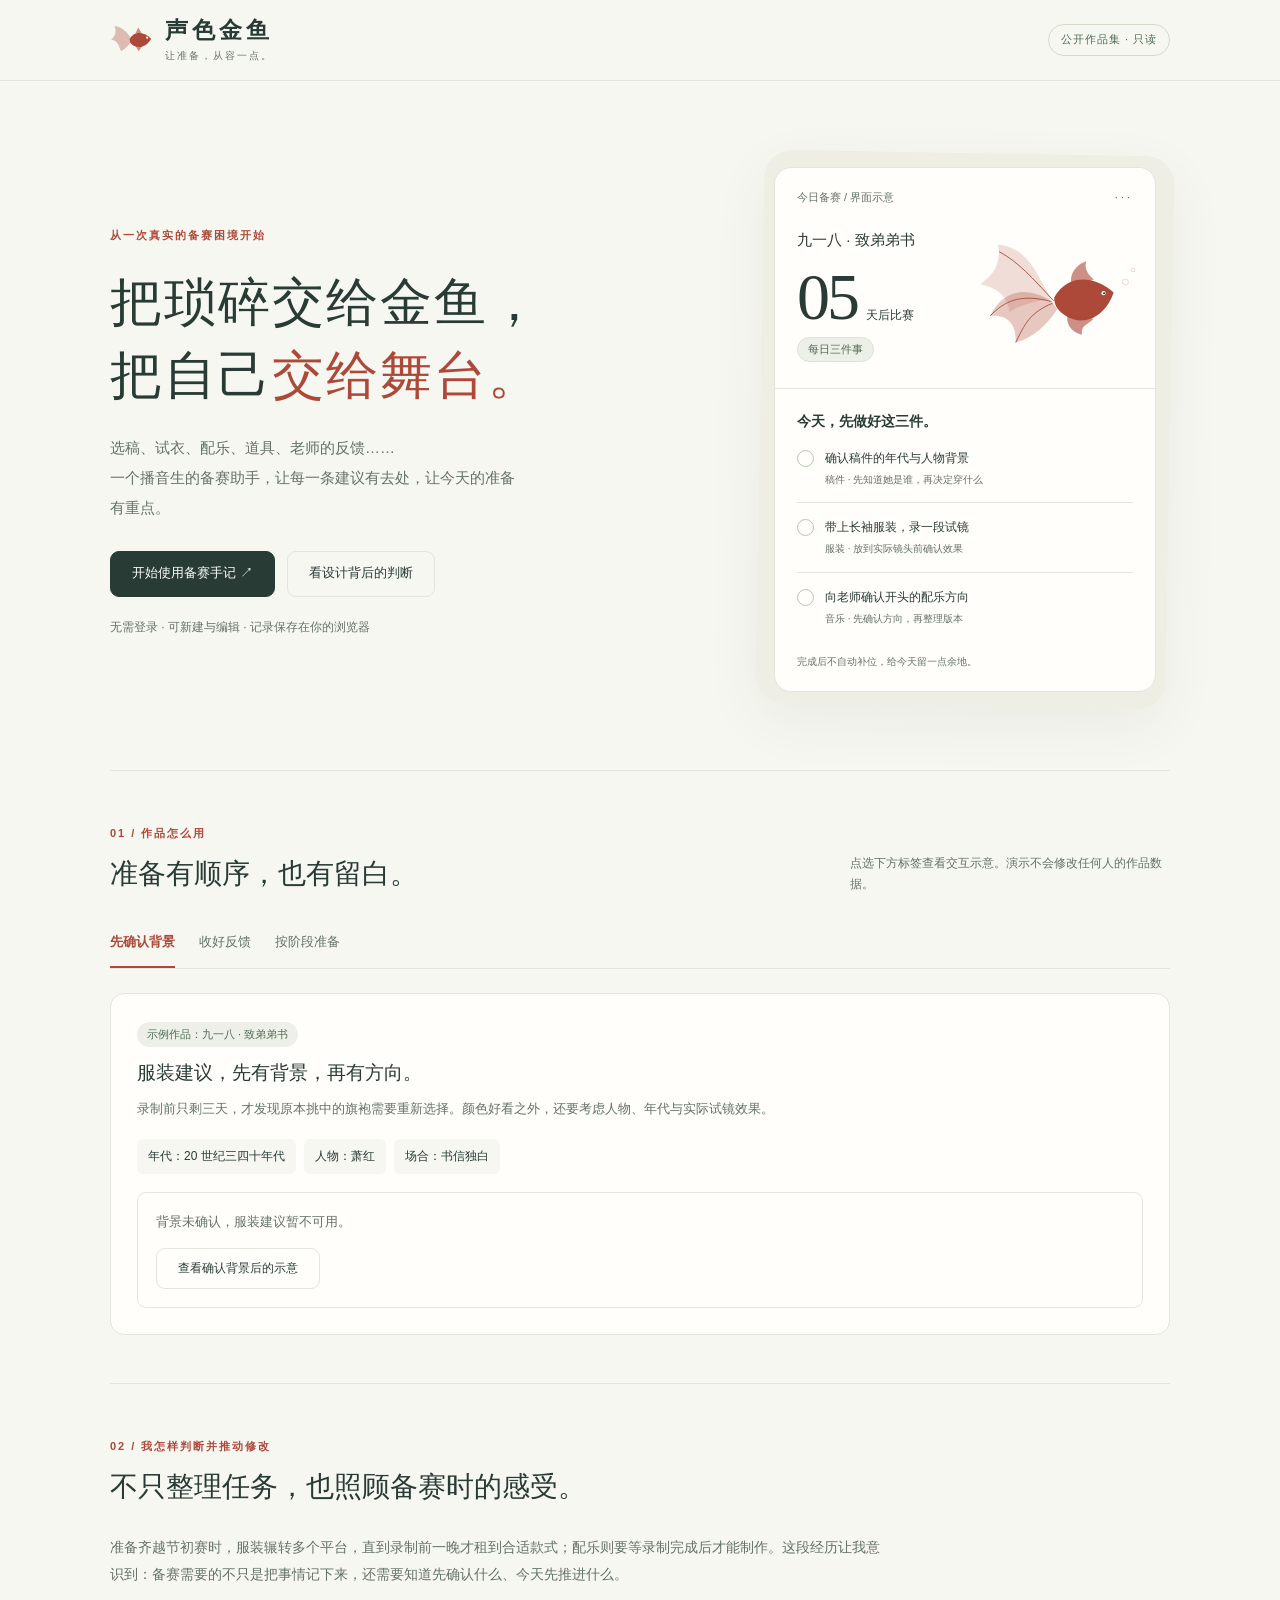
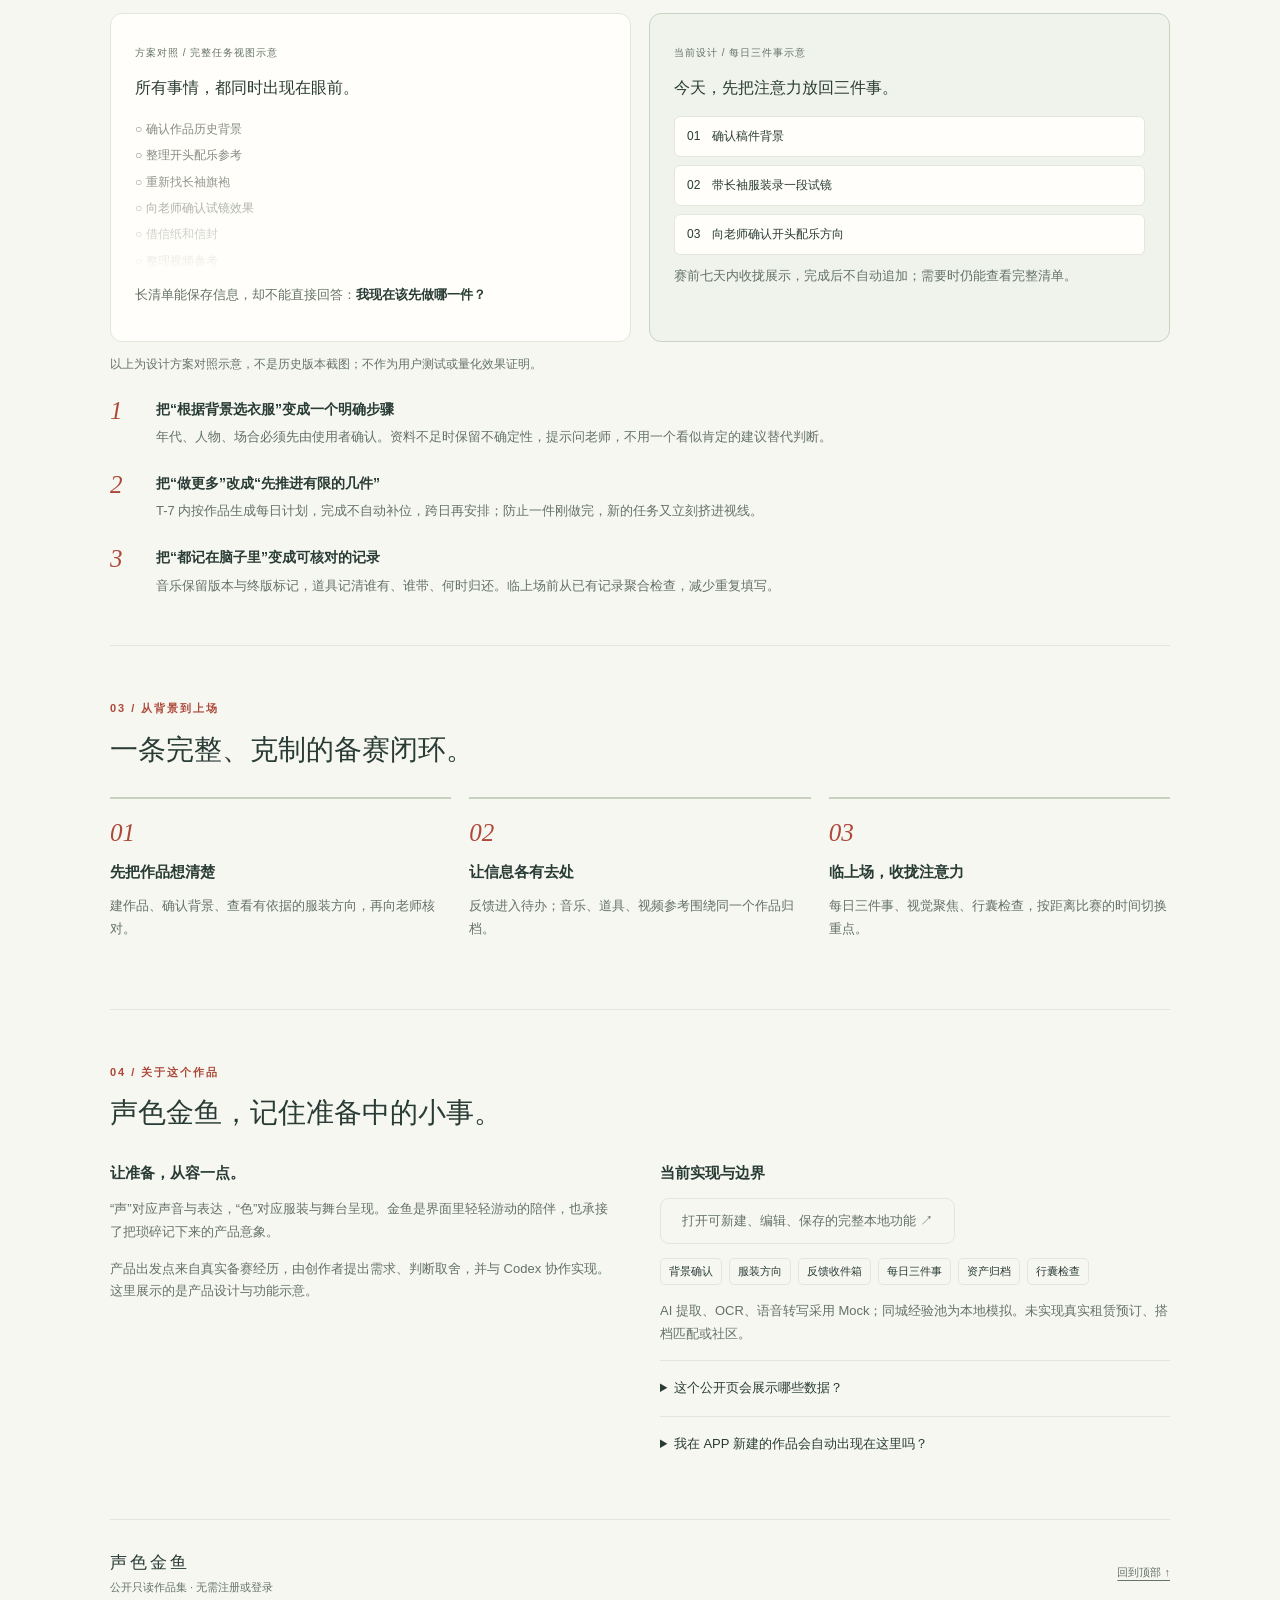
<file: index.html>
<!doctype html>
<html lang="zh-CN">
  <head>
    <meta charset="utf-8" />
    <meta name="viewport" content="width=device-width,initial-scale=1,viewport-fit=cover" />
    <meta name="theme-color" content="#f7f7f2" />
    <meta
      name="description"
      content="声色金鱼，一个从播音生真实备赛经历出发的产品作品。确认背景、收好反馈，每天推进三件事。公开只读展示，无需登录。"
    />
    <meta name="referrer" content="no-referrer" />
    <meta
      http-equiv="Content-Security-Policy"
      content="default-src 'none'; style-src 'unsafe-inline'; script-src 'unsafe-inline'; img-src data:; base-uri 'none'; form-action 'none'; connect-src 'none'"
    />
    <title>声色金鱼 · 让准备，从容一点。</title>
    <style>
      :root {
        --paper: #f7f7f2;
        --card: #fffefa;
        --ink: #293b35;
        --muted: #647267;
        --line: #e2e6dc;
        --red: #ad4939;
        --pale: #f5eae2;
        --green: #506b54;
        --soft: #edf0e8;
      }
      * {
        box-sizing: border-box;
      }
      html {
        scroll-behavior: smooth;
        scroll-padding-top: 96px;
      }
      body {
        margin: 0;
        background: var(--paper);
        color: var(--ink);
        font:
          15px/1.75 -apple-system,
          BlinkMacSystemFont,
          "PingFang SC",
          "Microsoft YaHei",
          sans-serif;
        -webkit-font-smoothing: antialiased;
      }
      button,
      a {
        touch-action: manipulation;
        -webkit-tap-highlight-color: transparent;
      }
      button {
        font: inherit;
        color: inherit;
        cursor: pointer;
      }
      button:focus-visible,
      a:focus-visible,
      summary:focus-visible {
        outline: 2px solid var(--red);
        outline-offset: 5px;
      }
      a {
        color: inherit;
        text-decoration: none;
      }
      h1,
      h2,
      h3,
      p {
        margin: 0;
      }
      button {
        border: 0;
      }
      svg {
        display: block;
      }
      main,
      .bar-inner,
      footer {
        width: min(1060px, 100% - 64px);
        margin: auto;
      }
      .topbar {
        border-bottom: 1px solid var(--line);
        background: rgba(247, 247, 242, 0.96);
        position: sticky;
        top: 0;
        z-index: 5;
      }
      .bar-inner {
        height: 80px;
        display: flex;
        align-items: center;
        justify-content: space-between;
        gap: 16px;
      }
      .brand {
        display: flex;
        align-items: center;
        gap: 10px;
      }
      .brand svg {
        color: var(--red);
        width: 45px;
        height: 45px;
      }
      .brand strong {
        display: block;
        font:
          600 23px/1.4 Georgia,
          "Songti SC",
          "SimSun",
          serif;
        letter-spacing: 4px;
      }
      .brand small {
        display: block;
        font-size: 10px;
        letter-spacing: 2px;
        color: var(--muted);
      }
      .access {
        font-size: 11px;
        letter-spacing: 1px;
        color: var(--green);
        border: 1px solid #d3dbc9;
        border-radius: 20px;
        padding: 5px 12px;
        white-space: nowrap;
      }
      .eyebrow {
        font-size: 11px;
        letter-spacing: 2px;
        font-weight: 600;
        color: var(--red);
      }
      .hero {
        display: grid;
        grid-template-columns: 1fr 410px;
        gap: 72px;
        align-items: center;
        padding: 72px 0 64px;
      }
      .hero h1 {
        font:
          500 clamp(35px, 4.3vw, 52px)/1.4 Georgia,
          "Songti SC",
          "SimSun",
          serif;
        letter-spacing: 2px;
        margin: 20px 0;
      }
      .hero h1 em {
        font-style: normal;
        color: var(--red);
      }
      .intro {
        color: var(--muted);
        max-width: 410px;
        font-size: 15px;
        line-height: 2;
      }
      .hero-actions {
        display: flex;
        gap: 12px;
        flex-wrap: wrap;
        margin: 28px 0 20px;
      }
      .button {
        display: inline-flex;
        justify-content: center;
        align-items: center;
        min-height: 46px;
        padding: 9px 21px;
        border: 1px solid var(--line);
        border-radius: 9px;
        background: transparent;
        font-size: 13px;
      }
      .button.primary {
        background: var(--ink);
        border-color: var(--ink);
        color: #fffefa;
      }
      .quiet {
        font-size: 12px;
        color: var(--muted);
      }
      .demo-shell {
        background: #eeeee5;
        padding: 14px;
        border-radius: 28px;
        box-shadow: 0 18px 55px #293b3510;
        transform: rotate(1deg);
      }
      .demo {
        background: var(--card);
        border: 1px solid var(--line);
        border-radius: 17px;
        overflow: hidden;
        transform: rotate(-1deg);
      }
      .demo-top {
        padding: 20px 22px 0;
        display: flex;
        align-items: center;
        justify-content: space-between;
        font-size: 11px;
        color: var(--muted);
      }
      .dots {
        letter-spacing: 3px;
      }
      .countdown {
        position: relative;
        overflow: hidden;
        padding: 20px 22px 18px;
        border-bottom: 1px solid var(--line);
        min-height: 182px;
      }
      .countdown h2 {
        font-size: 15px;
        font-weight: 500;
        margin: 0 0 3px;
      }
      .days {
        font:
          500 66px/1.2 Georgia,
          serif;
        letter-spacing: -3px;
      }
      .days small {
        font: 400 12px/1.5 sans-serif;
        letter-spacing: 0;
        padding-left: 9px;
      }
      .stage-label {
        display: inline-block;
        background: var(--soft);
        border: 1px solid #dce3d5;
        border-radius: 20px;
        padding: 2px 10px;
        color: var(--green);
        font-size: 11px;
        margin-left: 12px;
        vertical-align: middle;
      }
      .fish {
        position: absolute;
        width: 178px;
        height: 149px;
        right: 4px;
        bottom: 12px;
        color: var(--red);
        animation: swim 7s ease-in-out infinite;
      }
      .fish .tail {
        transform-origin: 140px 125px;
        animation: tail 3s ease-in-out infinite;
      }
      .bubble {
        animation: bubble 4s ease-in-out infinite;
        transform-origin: center;
      }
      .demo-body {
        padding: 20px 22px;
      }
      .demo-body h3 {
        font-size: 14px;
      }
      .task {
        display: flex;
        align-items: flex-start;
        gap: 11px;
        padding: 14px 0;
        border-bottom: 1px solid var(--line);
        font-size: 12px;
      }
      .task:last-of-type {
        border-bottom: 0;
      }
      .task i {
        width: 17px;
        height: 17px;
        border: 1px solid #b9c5b1;
        border-radius: 50%;
        flex-shrink: 0;
        margin-top: 2px;
      }
      .task small {
        display: block;
        font-size: 10px;
        color: var(--muted);
        margin-top: 2px;
      }
      .demo-note {
        font-size: 10px;
        color: var(--muted);
        margin-top: 12px;
      }
      .section {
        border-top: 1px solid var(--line);
        padding: 48px 0;
      }
      .section-heading {
        display: flex;
        align-items: end;
        justify-content: space-between;
        gap: 20px;
        margin-bottom: 26px;
      }
      .section h2 {
        font:
          500 28px/1.5 Georgia,
          "Songti SC",
          "SimSun",
          serif;
        margin-top: 8px;
      }
      .section-heading p {
        font-size: 12px;
        color: var(--muted);
        max-width: 320px;
      }
      .tabs {
        display: flex;
        border-bottom: 1px solid var(--line);
        gap: 24px;
        margin-bottom: 24px;
      }
      .tabs button {
        background: transparent;
        padding: 10px 0 12px;
        font-size: 13px;
        border-bottom: 2px solid transparent;
        color: var(--muted);
      }
      .tabs button[aria-selected="true"] {
        color: var(--red);
        border-color: var(--red);
        font-weight: 600;
      }
      .panel[hidden] {
        display: none;
      }
      .panel {
        background: var(--card);
        border: 1px solid var(--line);
        border-radius: 14px;
        padding: 26px;
      }
      .panel h3 {
        font-size: 19px;
        font-weight: 500;
        margin: 9px 0;
      }
      .panel p {
        color: var(--muted);
        font-size: 13px;
      }
      .pill {
        display: inline-block;
        padding: 3px 10px;
        border-radius: 20px;
        background: var(--soft);
        color: var(--green);
        font-size: 11px;
      }
      .label-row {
        display: flex;
        gap: 8px;
        flex-wrap: wrap;
        margin: 18px 0;
      }
      .label-row span {
        font-size: 12px;
        padding: 7px 11px;
        background: var(--paper);
        border-radius: 6px;
      }
      .background-demo {
        padding: 18px;
        border: 1px solid var(--line);
        border-radius: 9px;
        margin-top: 18px;
      }
      .background-demo .button {
        margin-top: 14px;
        font-size: 12px;
        min-height: 40px;
      }
      .result {
        margin-top: 16px;
        padding: 15px;
        background: var(--soft);
        border-radius: 8px;
      }
      .result[hidden] {
        display: none;
      }
      .result strong {
        font-size: 13px;
        font-weight: 600;
      }
      .result p {
        font-size: 12px;
        margin-top: 6px;
      }
      .split {
        display: grid;
        grid-template-columns: 1fr 1fr;
        gap: 18px;
      }
      .subcard {
        border: 1px solid var(--line);
        border-radius: 10px;
        padding: 20px;
        margin-top: 16px;
      }
      .subcard h4 {
        font-size: 14px;
        margin: 0 0 8px;
      }
      .subcard p {
        font-size: 12px;
      }
      .stage-controls {
        display: flex;
        gap: 8px;
        flex-wrap: wrap;
        margin: 16px 0;
      }
      .stage-controls button {
        font-size: 12px;
        background: var(--paper);
        border: 1px solid var(--line);
        padding: 7px 11px;
        border-radius: 6px;
      }
      .stage-controls button[aria-pressed="true"] {
        color: #fff;
        background: var(--green);
        border-color: var(--green);
      }
      .stage-output {
        border-left: 3px solid var(--red);
        padding: 12px 16px;
        background: var(--pale);
      }
      .stage-output strong {
        font-size: 14px;
      }
      .stage-output p {
        margin-top: 5px;
      }
      .case-intro {
        font-size: 14px;
        line-height: 1.95;
        max-width: 770px;
        color: var(--muted);
        margin-bottom: 24px;
      }
      .case-grid {
        display: grid;
        grid-template-columns: 1fr 1fr;
        gap: 18px;
      }
      .case {
        border: 1px solid var(--line);
        border-radius: 12px;
        padding: 24px;
        background: var(--card);
      }
      .case h3 {
        font-size: 16px;
        font-weight: 500;
        margin: 10px 0 14px;
      }
      .case .tag {
        font-size: 10px;
        letter-spacing: 1px;
        color: var(--muted);
      }
      .case.after {
        border-color: #c8d4c0;
        background: #f0f3eb;
      }
      .case p {
        font-size: 13px;
        color: var(--muted);
        margin: 10px 0;
      }
      .case strong {
        font-weight: 600;
        color: var(--ink);
      }
      .mini-task {
        font-size: 12px;
        background: #fffefa;
        border-radius: 6px;
        padding: 9px 12px;
        margin: 8px 0;
        border: 1px solid var(--line);
      }
      .before-list {
        height: 158px;
        overflow: hidden;
        position: relative;
        color: #858b82;
        line-height: 2.2;
        font-size: 12px;
      }
      .before-list:after {
        content: "";
        position: absolute;
        inset: 0;
        background: linear-gradient(transparent 35%, var(--card));
      }
      .decision {
        margin-top: 22px;
        display: grid;
        grid-template-columns: 36px 1fr;
        gap: 10px;
        max-width: 800px;
      }
      .decision .number {
        font:
          italic 25px Georgia,
          serif;
        color: var(--red);
      }
      .decision h3 {
        font-size: 14px;
        font-weight: 600;
      }
      .decision p {
        font-size: 13px;
        color: var(--muted);
        margin-top: 5px;
      }
      .flow {
        display: grid;
        grid-template-columns: repeat(3, 1fr);
        gap: 18px;
      }
      .flow article {
        border-top: 2px solid #c8d1c0;
        padding: 20px 0;
      }
      .flow span {
        font:
          italic 25px Georgia,
          serif;
        color: var(--red);
      }
      .flow h3 {
        font-size: 15px;
        margin: 10px 0;
      }
      .flow p {
        font-size: 13px;
        color: var(--muted);
      }
      .about {
        display: grid;
        grid-template-columns: 1fr 1fr;
        gap: 40px;
      }
      .about h3 {
        font-size: 15px;
        margin-bottom: 12px;
      }
      .about p {
        font-size: 13px;
        color: var(--muted);
        margin-bottom: 14px;
      }
      .scope {
        display: flex;
        gap: 7px;
        flex-wrap: wrap;
        margin-bottom: 15px;
      }
      .scope span {
        font-size: 11px;
        border: 1px solid var(--line);
        border-radius: 5px;
        padding: 3px 8px;
      }
      details {
        border-top: 1px solid var(--line);
        padding: 16px 0;
        font-size: 13px;
      }
      details p {
        margin-top: 10px;
      }
      summary {
        cursor: pointer;
      }
      footer {
        border-top: 1px solid var(--line);
        padding: 28px 0 35px;
        display: flex;
        align-items: center;
        justify-content: space-between;
        gap: 20px;
        font-size: 11px;
        color: var(--muted);
      }
      .footer-name {
        font-family: Georgia, "Songti SC", "SimSun", serif;
        font-size: 17px;
        color: var(--ink);
        letter-spacing: 3px;
      }
      footer a {
        text-decoration: underline;
        text-underline-offset: 4px;
      }
      .skip {
        position: absolute;
        left: -999px;
      }
      .skip:focus {
        position: fixed;
        left: 12px;
        top: 12px;
        background: var(--card);
        z-index: 10;
        padding: 8px;
      }
      @keyframes swim {
        0%,
        100% {
          transform: translate(0, 0) rotate(-3deg);
        }
        50% {
          transform: translate(8px, -9px) rotate(2deg);
        }
      }
      @keyframes tail {
        0%,
        100% {
          transform: rotate(-3deg);
        }
        50% {
          transform: rotate(5deg);
        }
      }
      @keyframes bubble {
        0%,
        100% {
          opacity: 0.2;
          transform: translateY(0);
        }
        50% {
          opacity: 0.55;
          transform: translateY(-6px);
        }
      }
      @media (max-width: 800px) {
        .hero {
          grid-template-columns: 1fr 340px;
          gap: 28px;
          padding: 48px 0;
        }
        .hero h1 {
          font-size: 36px;
        }
        .intro {
          font-size: 13px;
        }
        .demo-body {
          padding: 18px;
        }
        .countdown {
          padding: 18px;
        }
        .fish {
          width: 152px;
        }
        .section-heading {
          align-items: start;
          flex-direction: column;
          gap: 8px;
        }
      }
      @media (max-width: 620px) {
        main,
        .bar-inner,
        footer {
          width: calc(100% - 40px);
        }
        .bar-inner {
          height: 70px;
        }
        .brand strong {
          font-size: 21px;
        }
        .brand svg {
          width: 35px;
          height: 35px;
        }
        .brand small {
          font-size: 9px;
        }
        .access {
          font-size: 10px;
          padding: 3px 9px;
        }
        .hero {
          display: block;
          padding: 34px 0 38px;
        }
        .hero h1 {
          font-size: 37px;
          margin: 15px 0;
          line-height: 1.45;
        }
        .intro {
          font-size: 14px;
          max-width: 100%;
        }
        .hero-actions {
          margin: 22px 0 16px;
        }
        .demo-shell {
          margin: 30px 5px 0;
          padding: 10px;
          transform: none;
        }
        .demo {
          transform: none;
        }
        .demo-top {
          padding: 16px 19px 0;
        }
        .demo-body {
          padding: 16px 19px;
        }
        .countdown {
          padding: 16px 19px;
          min-height: 157px;
        }
        .days {
          font-size: 56px;
        }
        .fish {
          right: 10px;
          bottom: 0;
          width: 163px;
        }
        .task {
          padding: 12px 0;
        }
        .section {
          padding: 32px 0;
        }
        .section h2 {
          font-size: 25px;
        }
        .section-heading {
          margin-bottom: 20px;
        }
        .tabs {
          gap: 20px;
        }
        .tabs button {
          font-size: 12px;
        }
        .panel {
          padding: 20px;
        }
        .split,
        .case-grid,
        .about {
          grid-template-columns: 1fr;
          gap: 14px;
        }
        .flow {
          grid-template-columns: 1fr;
          gap: 0;
        }
        .flow article {
          padding: 18px 0;
          display: grid;
          grid-template-columns: 30px 1fr;
          column-gap: 12px;
        }
        .flow article span {
          grid-row: span 2;
        }
        .flow h3 {
          margin: 1px 0 5px;
        }
        .flow p {
          grid-column: 2;
        }
        .case {
          padding: 20px;
        }
        .about {
          gap: 20px;
        }
        .section-heading p {
          max-width: none;
        }
        footer {
          align-items: start;
          flex-direction: column;
          gap: 12px;
        }
        .quiet {
          font-size: 11px;
        }
        .eyebrow {
          font-size: 10px;
        }
        .stage-controls {
          gap: 6px;
        }
        .stage-controls button {
          padding: 7px 9px;
          font-size: 11px;
        }
      }
      @media (prefers-reduced-motion: reduce) {
        html {
          scroll-behavior: auto;
        }
        .fish,
        .fish .tail,
        .bubble {
          animation: none;
        }
      }
      @media print {
        .topbar {
          position: static;
        }
        .hero {
          grid-template-columns: 1fr 340px;
          gap: 30px;
        }
        main,
        .bar-inner,
        footer {
          width: 100%;
        }
        .hero-actions,
        .tabs,
        .stage-controls,
        .background-demo button,
        footer a {
          display: none;
        }
        .panel[hidden] {
          display: block;
        }
        .panel {
          margin-bottom: 16px;
        }
        .section,
        .case,
        .demo {
          break-inside: avoid;
        }
        .fish,
        .tail,
        .bubble {
          animation: none;
        }
        body {
          font-size: 12px;
        }
      }
    </style>
  </head>
  <body>
    <a class="skip" href="#content">跳到主要内容</a>
    <header class="topbar">
      <div class="bar-inner">
        <a href="#top" class="brand" aria-label="声色金鱼，回到顶部"
          ><svg viewBox="0 0 80 70" fill="none" aria-hidden="true">
            <path
              d="M39 33C25 10 12 10 8 9C13 22 7 29 2 33C15 35 16 47 20 54C30 47 36 41 39 33Z"
              fill="currentColor"
              opacity=".35"
            />
            <path d="M35 33C42 17 62 19 73 32C65 48 46 52 36 39Z" fill="currentColor" />
            <circle cx="66" cy="30" r="2" fill="#fffefa" />
            <path d="M45 23L50 12L57 23M45 44L51 54L58 44" fill="currentColor" opacity=".6" />
          </svg>
          <div><strong>声色金鱼</strong><small>让准备，从容一点。</small></div></a
        ><span class="access">公开作品集 · 只读</span>
      </div>
    </header>
    <main id="content">
      <section class="hero" id="top" aria-labelledby="hero-title">
        <div>
          <span class="eyebrow">从一次真实的备赛困境开始</span>
          <h1 id="hero-title">把琐碎交给金鱼，<br />把自己<em>交给舞台。</em></h1>
          <p class="intro">
            选稿、试衣、配乐、道具、老师的反馈……<br />一个播音生的备赛助手，让每一条建议有去处，让今天的准备有重点。
          </p>
          <div class="hero-actions">
            <a class="button primary" href="./use-app/"
              >开始使用备赛手记 <span aria-hidden="true">&nbsp;↗</span></a
            ><a class="button" href="#decisions">看设计背后的判断</a>
          </div>
          <p class="quiet">无需登录 · 可新建与编辑 · 记录保存在你的浏览器</p>
        </div>
        <div class="demo-shell">
          <div class="demo" aria-label="每日三件事界面示意，内容为演示">
            <div class="demo-top">
              <span>今日备赛 / 界面示意</span><span class="dots" aria-hidden="true">···</span>
            </div>
            <div class="countdown">
              <h2>九一八 · 致弟弟书</h2>
              <div class="days">05<small>天后比赛</small></div>
              <span class="stage-label" style="margin-left: 0">每日三件事</span
              ><svg class="fish" viewBox="0 0 300 250" fill="none" aria-hidden="true">
                <g class="tail">
                  <path
                    d="M133 121C107 83 97 35 42 29C49 61 33 82 12 96C45 103 58 118 62 143C81 129 105 124 133 121Z"
                    fill="currentColor"
                    opacity=".18"
                  />
                  <path
                    d="M132 124C83 95 48 111 29 149C63 147 73 167 72 194C101 187 125 164 142 138"
                    fill="currentColor"
                    opacity=".3"
                  />
                  <path
                    d="M136 124C100 85 76 58 44 41M132 125C78 111 53 125 29 149M134 128C95 144 87 164 72 194"
                    stroke="currentColor"
                    stroke-width="1.5"
                  />
                </g>
                <path
                  d="M137 118C160 78 205 81 237 110C224 150 186 171 153 147C142 139 136 130 137 118Z"
                  fill="currentColor"
                />
                <path
                  d="M166 95C162 78 175 62 191 57C187 69 193 79 204 88M160 145C155 162 165 177 184 181C181 164 195 164 203 154"
                  fill="currentColor"
                  opacity=".6"
                />
                <circle cx="220" cy="111" r="3.5" fill="#fffefa" />
                <circle cx="221" cy="111" r="1.8" fill="#4b332f" />
                <circle class="bubble" cx="257" cy="92" r="5" stroke="currentColor" opacity=".35" />
                <circle class="bubble" cx="270" cy="72" r="3" stroke="currentColor" opacity=".3" />
              </svg>
            </div>
            <div class="demo-body">
              <h3>今天，先做好这三件。</h3>
              <div class="task">
                <i aria-hidden="true"></i>
                <div>确认稿件的年代与人物背景<small>稿件 · 先知道她是谁，再决定穿什么</small></div>
              </div>
              <div class="task">
                <i aria-hidden="true"></i>
                <div>带上长袖服装，录一段试镜<small>服装 · 放到实际镜头前确认效果</small></div>
              </div>
              <div class="task">
                <i aria-hidden="true"></i>
                <div>向老师确认开头的配乐方向<small>音乐 · 先确认方向，再整理版本</small></div>
              </div>
              <p class="demo-note">完成后不自动补位，给今天留一点余地。</p>
            </div>
          </div>
        </div>
      </section>
      <section class="section" id="experience" aria-labelledby="experience-title">
        <div class="section-heading">
          <div>
            <span class="eyebrow">01 / 作品怎么用</span>
            <h2 id="experience-title">准备有顺序，也有留白。</h2>
          </div>
          <p>点选下方标签查看交互示意。演示不会修改任何人的作品数据。</p>
        </div>
        <div class="tabs" role="tablist" aria-label="功能展示">
          <button
            role="tab"
            id="tab-background"
            aria-selected="true"
            aria-controls="panel-background"
            tabindex="0"
            data-tab="background"
          >
            先确认背景</button
          ><button
            role="tab"
            id="tab-feedback"
            aria-selected="false"
            aria-controls="panel-feedback"
            tabindex="-1"
            data-tab="feedback"
          >
            收好反馈</button
          ><button
            role="tab"
            id="tab-stage"
            aria-selected="false"
            aria-controls="panel-stage"
            tabindex="-1"
            data-tab="stage"
          >
            按阶段准备
          </button>
        </div>
        <div class="panel" id="panel-background" role="tabpanel" aria-labelledby="tab-background">
          <span class="pill">示例作品：九一八 · 致弟弟书</span>
          <h3>服装建议，先有背景，再有方向。</h3>
          <p>
            录制前只剩三天，才发现原本挑中的旗袍需要重新选择。颜色好看之外，还要考虑人物、年代与实际试镜效果。
          </p>
          <div class="label-row">
            <span>年代：20 世纪三四十年代</span><span>人物：萧红</span><span>场合：书信独白</span>
          </div>
          <div class="background-demo">
            <p id="background-message">背景未确认，服装建议暂不可用。</p>
            <button
              type="button"
              class="button"
              id="background-toggle"
              aria-expanded="false"
              aria-controls="wardrobe-result"
            >
              查看确认背景后的示意
            </button>
            <div class="result" id="wardrobe-result" hidden>
              <strong>方向：朴素长袖，先在镜头前试穿</strong>
              <p>参考人物年代资料，向老师核对款式；再试低饱和色彩和长袖轮廓是否适合录制光线。</p>
              <p>资料类型：年代资料 / 镜头试穿提醒。此处为流程示意，不构成服装史结论或店铺推荐。</p>
            </div>
          </div>
        </div>
        <div
          class="panel"
          id="panel-feedback"
          role="tabpanel"
          aria-labelledby="tab-feedback"
          hidden
        >
          <span class="pill">让一句建议变成下一步</span>
          <h3>老师说过的话，不再散在聊天里。</h3>
          <p>反馈可以来自截图、文字、语音文件和口述。识别结果需要核对，失败的内容留待人工分类。</p>
          <div class="split">
            <div class="subcard">
              <h4>收到的反馈 / 示例</h4>
              <p>“服装可以优先试长袖，带到实际镜头前看一下效果。”</p>
            </div>
            <div class="subcard">
              <h4>整理后的待办 / 示例</h4>
              <p><span class="pill">服装</span></p>
              <p style="margin-top: 9px">带上长袖服装，录一段试镜。</p>
            </div>
          </div>
          <p style="margin-top: 18px">
            当前 MVP 使用规则模拟归类、OCR 与转写。公开页不展示私人聊天截图，也不连接个人数据。
          </p>
        </div>
        <div class="panel" id="panel-stage" role="tabpanel" aria-labelledby="tab-stage" hidden>
          <span class="pill">同一个作品，不同的准备重点</span>
          <h3>离舞台越近，界面越聚焦。</h3>
          <p>选择一个阶段，看看首页会怎样收拢信息。</p>
          <div class="stage-controls" role="group" aria-label="选择演示备赛阶段">
            <button type="button" aria-pressed="false" data-stage="early">还剩 12 天</button
            ><button type="button" aria-pressed="true" data-stage="content">还剩 5 天</button
            ><button type="button" aria-pressed="false" data-stage="visual">还剩 3 天</button
            ><button type="button" aria-pressed="false" data-stage="packing">还剩 1 天</button>
          </div>
          <div class="stage-output" aria-live="polite">
            <strong id="stage-title">每日三件事</strong>
            <p id="stage-description">
              今天最多展示三件需要推进的事。完成后不自动补位；每天有一次建议替换额度，超过时温和提示。
            </p>
          </div>
        </div>
        <noscript
          ><p class="quiet" style="margin-top: 15px">
            当前浏览器未启用 JavaScript。首个示例与下方全部作品说明仍可阅读。
          </p></noscript
        >
      </section>
      <section class="section" id="decisions" aria-labelledby="decisions-title">
        <div class="section-heading">
          <div>
            <span class="eyebrow">02 / 我怎样判断并推动修改</span>
            <h2 id="decisions-title">不只整理任务，也照顾备赛时的感受。</h2>
          </div>
        </div>
        <p class="case-intro">
          准备齐越节初赛时，服装辗转多个平台，直到录制前一晚才租到合适款式；配乐则要等录制完成后才能制作。这段经历让我意识到：备赛需要的不只是把事情记下来，还需要知道先确认什么、今天先推进什么。
        </p>
        <div class="case-grid">
          <article class="case">
            <span class="tag">方案对照 / 完整任务视图示意</span>
            <h3>所有事情，都同时出现在眼前。</h3>
            <div class="before-list">
              ○ 确认作品历史背景<br />○ 整理开头配乐参考<br />○ 重新找长袖旗袍<br />○
              向老师确认试镜效果<br />○ 借信纸和信封<br />○ 整理视频参考<br />○ 确认道具携带人
            </div>
            <p>长清单能保存信息，却不能直接回答：<strong>我现在该先做哪一件？</strong></p>
          </article>
          <article class="case after">
            <span class="tag">当前设计 / 每日三件事示意</span>
            <h3>今天，先把注意力放回三件事。</h3>
            <div class="mini-task">01　确认稿件背景</div>
            <div class="mini-task">02　带长袖服装录一段试镜</div>
            <div class="mini-task">03　向老师确认开头配乐方向</div>
            <p>赛前七天内收拢展示，完成后不自动追加；需要时仍能查看完整清单。</p>
          </article>
        </div>
        <p class="quiet" style="margin-top: 12px">
          以上为设计方案对照示意，不是历史版本截图；不作为用户测试或量化效果证明。
        </p>
        <div class="decision">
          <span class="number">1</span>
          <div>
            <h3>把“根据背景选衣服”变成一个明确步骤</h3>
            <p>
              年代、人物、场合必须先由使用者确认。资料不足时保留不确定性，提示问老师，不用一个看似肯定的建议替代判断。
            </p>
          </div>
        </div>
        <div class="decision">
          <span class="number">2</span>
          <div>
            <h3>把“做更多”改成“先推进有限的几件”</h3>
            <p>
              T-7
              内按作品生成每日计划，完成不自动补位，跨日再安排；防止一件刚做完，新的任务又立刻挤进视线。
            </p>
          </div>
        </div>
        <div class="decision">
          <span class="number">3</span>
          <div>
            <h3>把“都记在脑子里”变成可核对的记录</h3>
            <p>
              音乐保留版本与终版标记，道具记清谁有、谁带、何时归还。临上场前从已有记录聚合检查，减少重复填写。
            </p>
          </div>
        </div>
      </section>
      <section class="section" aria-labelledby="flow-title">
        <div class="section-heading">
          <div>
            <span class="eyebrow">03 / 从背景到上场</span>
            <h2 id="flow-title">一条完整、克制的备赛闭环。</h2>
          </div>
        </div>
        <div class="flow">
          <article>
            <span>01</span>
            <h3>先把作品想清楚</h3>
            <p>建作品、确认背景、查看有依据的服装方向，再向老师核对。</p>
          </article>
          <article>
            <span>02</span>
            <h3>让信息各有去处</h3>
            <p>反馈进入待办；音乐、道具、视频参考围绕同一个作品归档。</p>
          </article>
          <article>
            <span>03</span>
            <h3>临上场，收拢注意力</h3>
            <p>每日三件事、视觉聚焦、行囊检查，按距离比赛的时间切换重点。</p>
          </article>
        </div>
      </section>
      <section class="section" id="about" aria-labelledby="about-title">
        <div class="section-heading">
          <div>
            <span class="eyebrow">04 / 关于这个作品</span>
            <h2 id="about-title">声色金鱼，记住准备中的小事。</h2>
          </div>
        </div>
        <div class="about">
          <div>
            <h3>让准备，从容一点。</h3>
            <p>
              “声”对应声音与表达，“色”对应服装与舞台呈现。金鱼是界面里轻轻游动的陪伴，也承接了把琐碎记下来的产品意象。
            </p>
            <p>
              产品出发点来自真实备赛经历，由创作者提出需求、判断取舍，并与 Codex
              协作实现。这里展示的是产品设计与功能示意。
            </p>
          </div>
          <div>
            <h3>当前实现与边界</h3>
            <p><a class="button" href="./use-app/">打开可新建、编辑、保存的完整本地功能 ↗</a></p>
            <div class="scope">
              <span>背景确认</span><span>服装方向</span><span>反馈收件箱</span
              ><span>每日三件事</span><span>资产归档</span><span>行囊检查</span>
            </div>
            <p>
              AI 提取、OCR、语音转写采用
              Mock；同城经验池为本地模拟。未实现真实租赁预订、搭档匹配或社区。
            </p>
            <details>
              <summary>这个公开页会展示哪些数据？</summary>
              <p>
                页面只包含明确写入的作品集说明和演示内容。不会读取浏览器里的作品、截图、邮箱或私人云端工作区。每位访客看到相同内容。
              </p>
            </details>
            <details>
              <summary>我在 APP 新建的作品会自动出现在这里吗？</summary>
              <p>
                不会。本页为独立发布的只读快照。新增内容需要选择、整理并重新发布；目前没有自动公开个人作品的功能。
              </p>
            </details>
          </div>
        </div>
      </section>
    </main>
    <footer>
      <div>
        <span class="footer-name">声色金鱼</span>
        <p>公开只读作品集 · 无需注册或登录</p>
      </div>
      <a href="#top">回到顶部 ↑</a>
    </footer>
    <script>
      (() => {
        const tabs = Array.from(document.querySelectorAll("[data-tab]"));
        const selectTab = (button) => {
          tabs.forEach((tab) => {
            const active = tab === button;
            tab.setAttribute("aria-selected", String(active));
            tab.tabIndex = active ? 0 : -1;
            document.getElementById(tab.getAttribute("aria-controls")).hidden = !active;
          });
        };
        tabs.forEach((tab, index) => {
          tab.addEventListener("click", () => selectTab(tab));
          tab.addEventListener("keydown", (event) => {
            let next;
            if (event.key === "ArrowRight") next = (index + 1) % tabs.length;
            if (event.key === "ArrowLeft") next = (index + tabs.length - 1) % tabs.length;
            if (event.key === "Home") next = 0;
            if (event.key === "End") next = tabs.length - 1;
            if (next !== undefined) {
              event.preventDefault();
              selectTab(tabs[next]);
              tabs[next].focus();
            }
          });
        });
        const toggle = document.getElementById("background-toggle");
        toggle.addEventListener("click", () => {
          const expanded = toggle.getAttribute("aria-expanded") !== "true";
          toggle.setAttribute("aria-expanded", String(expanded));
          document.getElementById("wardrobe-result").hidden = !expanded;
          document.getElementById("background-message").textContent = expanded
            ? "已确认背景 · 可以开始核对服装方向。"
            : "背景未确认，服装建议暂不可用。";
          toggle.textContent = expanded ? "返回未确认状态示意" : "查看确认背景后的示意";
        });
        const stages = {
          early: [
            "完整清单模式",
            "以一个作品为中心整理稿件、音乐、服装、道具和视频。首页保留完整清单入口，不把所有任务铺开。",
          ],
          content: [
            "每日三件事",
            "今天最多展示三件需要推进的事。完成后不自动补位；每天有一次建议替换额度，超过时温和提示。",
          ],
          visual: [
            "视觉聚焦",
            "保留每日三件事，同时提醒确认服装、道具和视频风格。衣服带到实际录制镜头前，再看一次效果。",
          ],
          packing: [
            "行囊锁定",
            "从已有数据检查服装、道具、音乐终版、视频参考和携带人。建议只做核对，不再大改；保留编辑能力。",
          ],
        };
        document.querySelectorAll("[data-stage]").forEach((button) =>
          button.addEventListener("click", () => {
            document
              .querySelectorAll("[data-stage]")
              .forEach((item) => item.setAttribute("aria-pressed", String(item === button)));
            const entry = stages[button.dataset.stage];
            document.getElementById("stage-title").textContent = entry[0];
            document.getElementById("stage-description").textContent = entry[1];
          }),
        );
      })();
    </script>
  </body>
</html>
</file>
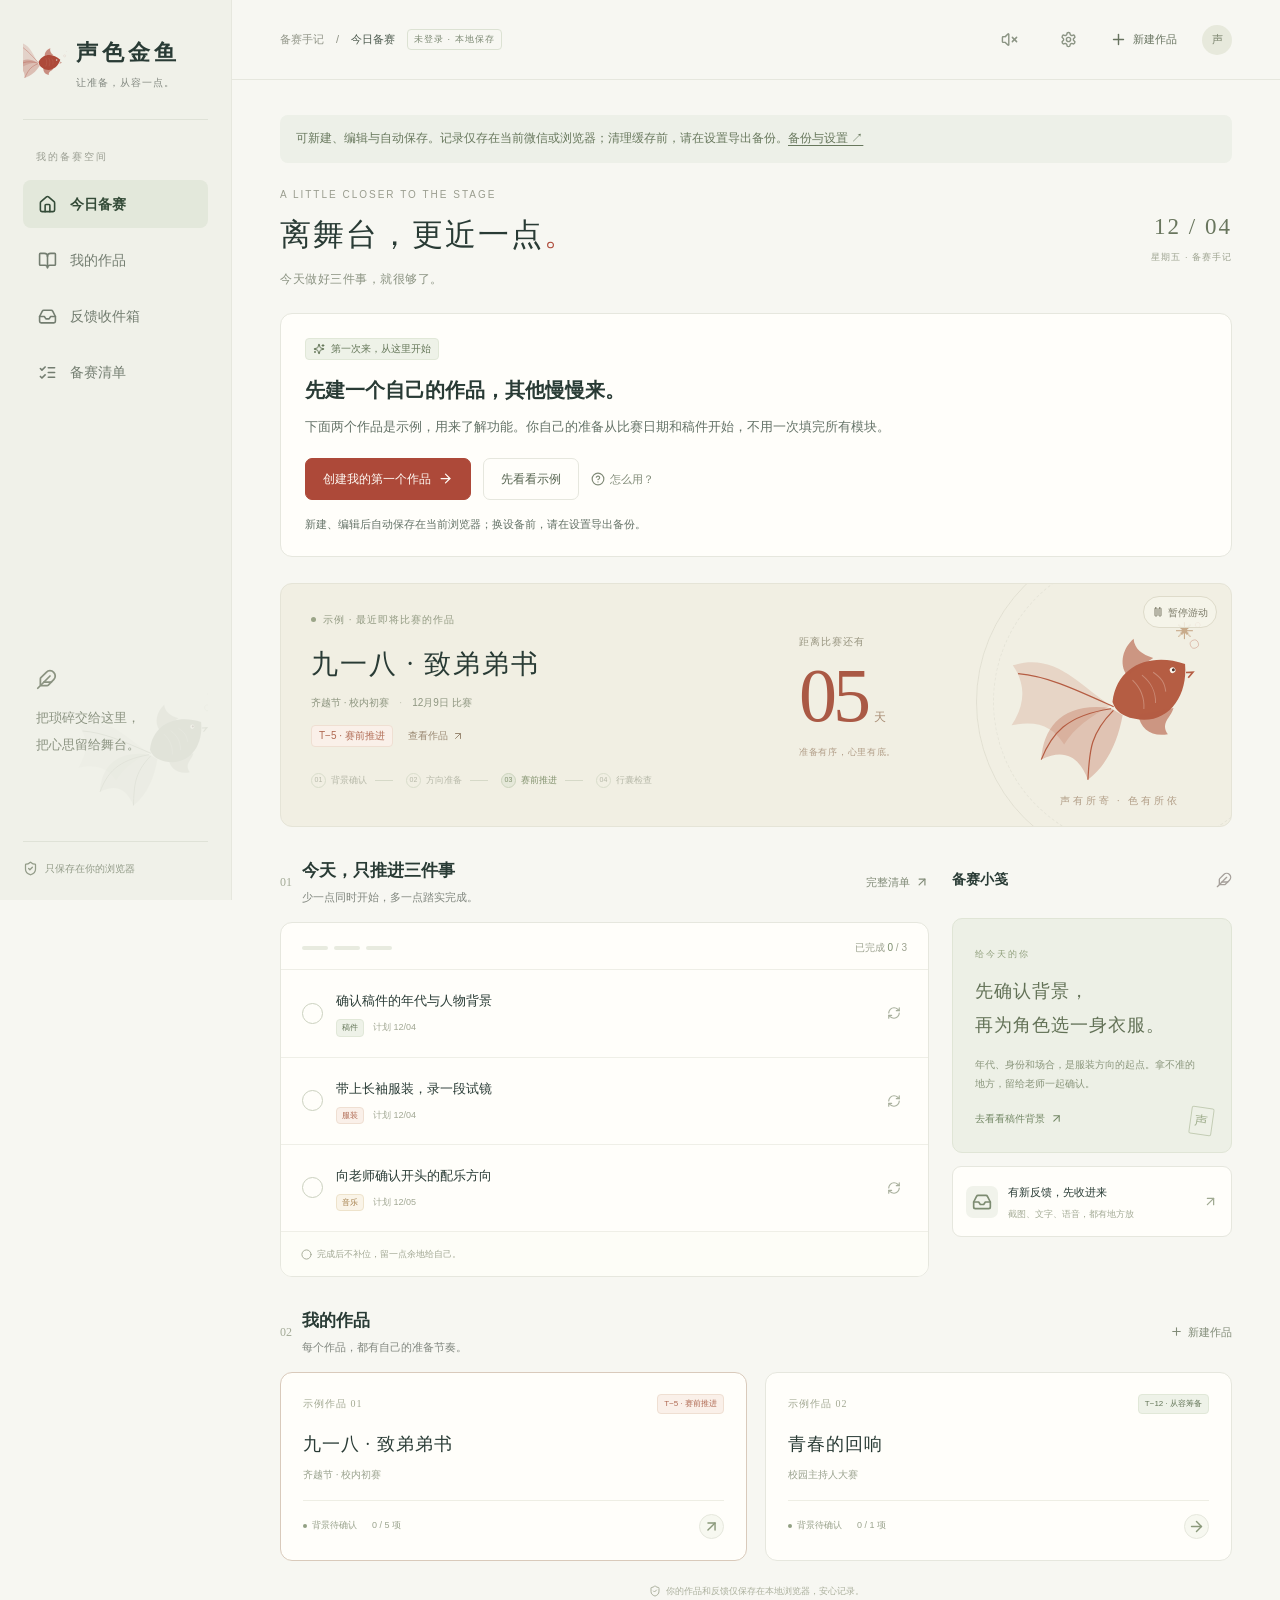
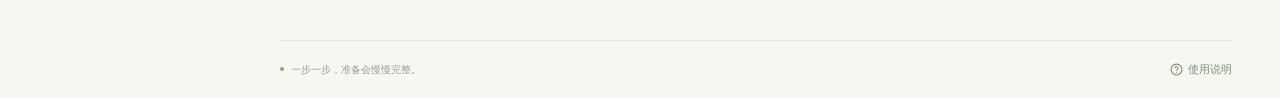
<file: use-app/index.html>
<!doctype html>
<html lang="zh-CN">
  <head>
    <meta charset="utf-8" />
    <meta name="viewport" content="width=device-width,initial-scale=1,viewport-fit=cover" />
    <meta name="theme-color" content="#f7f7f2" />
    <meta
      name="description"
      content="声色金鱼：可新建、编辑并自动保存的备赛手记。无需登录，记录保存在当前微信或浏览器。"
    />
    <meta name="referrer" content="no-referrer" />
    <meta
      http-equiv="Content-Security-Policy"
      content="default-src 'self'; script-src 'self'; style-src 'self' 'unsafe-inline'; img-src 'self' data: blob:; connect-src 'none'; font-src 'self'; object-src 'none'; base-uri 'none'; form-action 'none'"
    />
    <title>声色金鱼 · 我的备赛手记</title>
    <link rel="stylesheet" href="./app.css?v=7b941ac8b732" />
    <script src="./app.js?v=7b941ac8b732" defer></script>
  </head>
  <body>
    <a class="skip-link" href="#main-content">跳到主要内容</a>
    <div id="app"><p style="padding: 32px">正在打开你的备赛手记…</p></div>
    <noscript
      ><p style="padding: 24px">
        新建和保存需要启用 JavaScript。请用微信或系统浏览器打开本页。
      </p></noscript
    >
  </body>
</html>
</file>
